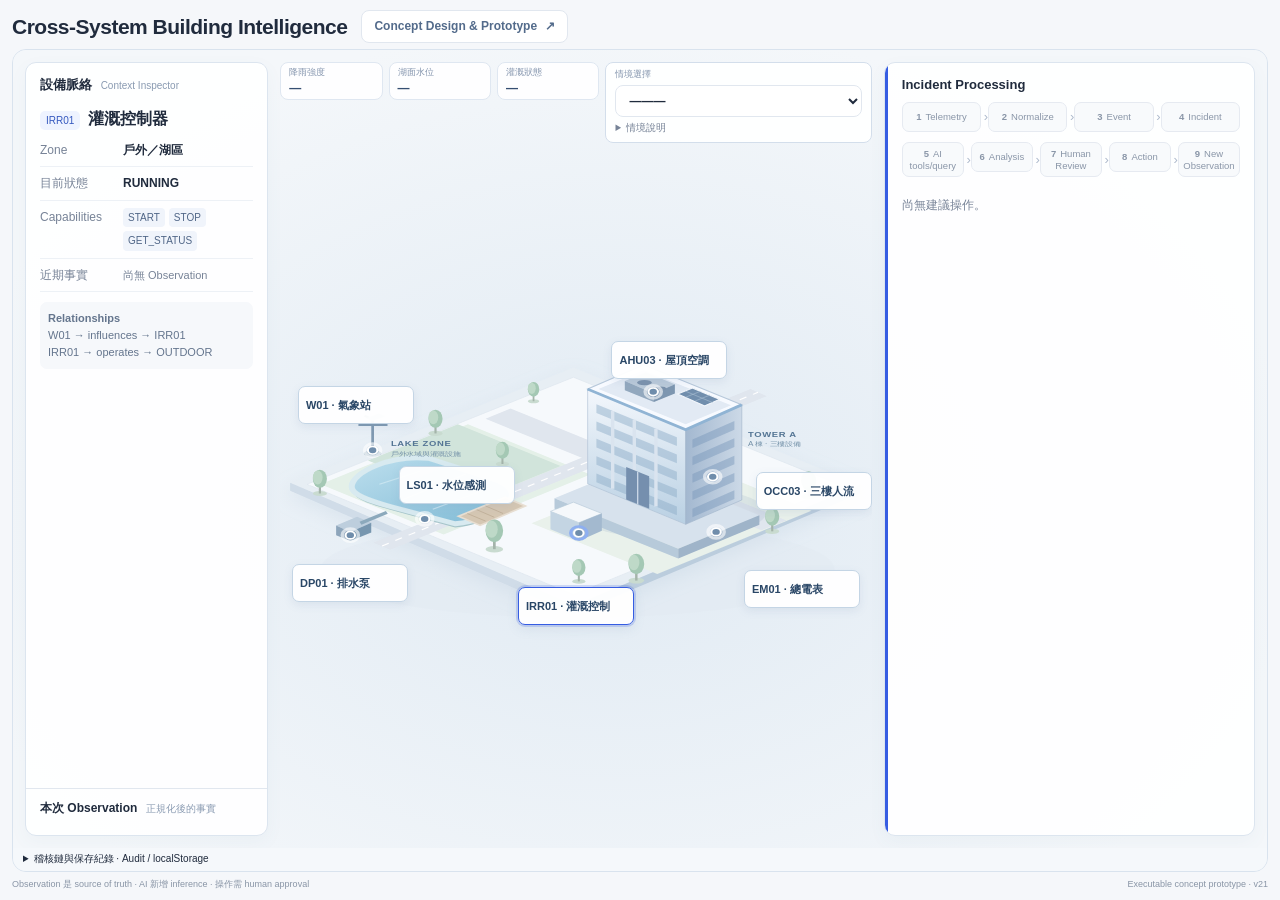
<file: index.html>
<!doctype html>
<html lang="zh-Hant">
<head>
<meta charset="utf-8">
<meta name="viewport" content="width=device-width,initial-scale=1">
<title>Cross-System Building Intelligence</title>
<link rel="stylesheet" href="styles/base.css">
<link rel="stylesheet" href="styles/dashboard.css">
<link rel="stylesheet" href="styles/responsive.css">
</head>
<body><div class="wrap">
<header class="top"><div class="top-title"><div class="kicker">Concept Prototype · 智慧建築跨系統整合</div><h1>Cross-System Building Intelligence</h1><a class="secondary doc-link" href="design.html" target="_blank" rel="noopener" title="新分頁開啟完整的概念設計與原型說明">Concept Design &amp; Prototype <span aria-hidden="true">↗</span></a><p>以事件理解現場，以建築脈絡支持決策。</p></div><div class="top-actions"><span class="badge badge-notice" id="storageNotice" hidden></span></div></header>
<section class="building-workspace" aria-label="智慧社區場域與上下文工作介面">
<div class="workspace-body" id="digitalTwinSection"><div class="world-readings" aria-label="本次情境觀測數值"><div class="world-reading"><span class="hud-label" id="hudLabel-0"></span><strong id="hudValue-0">—</strong><small id="hudSource-0"></small></div><div class="world-reading"><span class="hud-label" id="hudLabel-1"></span><strong id="hudValue-1">—</strong><small id="hudSource-1"></small></div><div class="world-reading"><span class="hud-label" id="hudLabel-2"></span><strong id="hudValue-2">—</strong><small id="hudSource-2"></small></div><div class="world-scenario" id="scenarioCell"><span class="hud-label">情境選擇</span><select id="scenarioSelect" aria-label="選擇要執行的情境"><option value="">———</option><option value="lake">情境 A · 湖區風險</option><option value="hvac">情境 B · 用電分析</option><option value="rainOnly">反例 C · 僅有強降雨</option><option value="legitHvac">反例 D · 合理的空調高負載</option></select><details class="scenario-details"><summary>情境說明</summary><div class="scenario-brief" id="scenarioBrief"></div></details></div></div>
<aside class="context-left" aria-label="選取設備脈絡"><div class="inspector-panel"><h3>設備脈絡 <span class="sidebar-title">Context Inspector</span></h3><div id="deviceDetail"></div></div><div class="observation-list"><h3>本次 Observation <span class="sidebar-title">正規化後的事實</span></h3><div id="decisionEvidence"></div></div></aside>
<div class="twin-scene" id="twinScene"><div class="scene-stage"><div class="scene-canvas" id="sceneCanvas"><svg viewBox="50 45 875 420" preserveAspectRatio="xMidYMid meet" xmlns="http://www.w3.org/2000/svg" aria-labelledby="sceneTitle sceneDesc">
<title id="sceneTitle">智慧社區 2.5D 場域模型</title><desc id="sceneDesc">左側湖區包含氣象站、水位感測、灌溉與排水泵；右側 A 棟包含空調、人流感測及電表。點選設備查看設備脈絡。</desc>
<defs><linearGradient id="water" x2="1" y2="1"><stop stop-color="#bddfee"/><stop offset="1" stop-color="#7eb9d4"/></linearGradient><linearGradient id="front" x2="0" y2="1"><stop stop-color="#f3f7fc"/><stop offset="1" stop-color="#b9d0e3"/></linearGradient><linearGradient id="side" x2="1" y2="0"><stop stop-color="#a3b8d0"/><stop offset="1" stop-color="#ccd9e7"/></linearGradient><filter id="shadow" x="-30%" y="-30%" width="160%" height="180%"><feDropShadow dx="0" dy="12" stdDeviation="16" flood-color="#afc3d4" flood-opacity=".23"/></filter></defs><g transform="scale(1 .8)">
<ellipse cx="490" cy="478" rx="380" ry="90" fill="#dfe8ef" opacity=".38"/>
<g filter="url(#shadow)"><path d="M65 318 484 105 908 322 485 545Z" fill="#e7eef4"/><path d="M65 318v15l420 228v-16Z" fill="#d0dce8"/><path d="M485 545 908 322v16L485 561Z" fill="#bbcddd"/></g>
<path d="M90 321 484 123 880 323 484 525Z" fill="#f6f9fc" stroke="#dce5ed"/>
<path d="M110 321 328 210 509 303 292 414Z" fill="#e4f0e8"/><path d="M422 393 652 276 836 370 608 487Z" fill="#e9f1eb"/>
<path d="M354 200 391 181 799 388 762 406Z" fill="#e0e6ee"/><path d="M188 429 746 145 770 158 213 442Z" fill="#e0e6ee"/><path d="M201 435 757 151" stroke="white" stroke-width="2" stroke-dasharray="11 11"/>
<path d="M180 277 313 210 465 287 332 355Z" fill="#d1e4db"/>
<path d="M159 335C151 302 213 272 271 279L374 321C423 349 371 393 309 401L213 368C181 358 159 347 159 335Z" fill="#a6c5ca"/>
<path d="M156 326C156 298 214 266 270 273L374 315C423 343 369 387 309 394L213 362C181 351 156 340 156 326Z" fill="url(#water)" stroke="#d8eaf0" stroke-width="9"/>
<path d="M197 321 257 297M232 349 325 302M276 367 362 327" stroke="#d8edf5" stroke-width="2" opacity=".65"/>
<path d="M314 380 383 345 413 361 346 397Z" fill="#d5c7b3" stroke="#e8dfd2" stroke-width="3"/><path d="M327 375 354 389M341 368 367 382M354 361 380 375" stroke="#b7a58b"/>
<ellipse cx="629" cy="373" rx="140" ry="49" fill="#8fa8bf" opacity=".18"/><path d="M456 347 575 286 759 378 639 440Z" fill="#d7e2ed"/><path d="M456 347 639 440v18L456 366Z" fill="#b7cada"/><path d="M639 440 759 378v18L639 458Z" fill="#9fb4c9"/>
<path d="M505 145 650 220v175L505 320Z" fill="url(#front)" stroke="#adbed2"/><path d="M650 220 733 174v176L650 395Z" fill="url(#side)" stroke="#a1b5ca"/>
<path d="M505 145 588 100 733 174 650 220Z" fill="#f7faff" stroke="#b8c9db" stroke-width="2"/><path d="M521 145 588 110 717 175 650 210Z" fill="#e2eaf4"/>
<path d="M518 173 637 234v16L518 189Z" fill="#8dabc7" opacity=".48"/><path d="M660 238 722 204v16L660 254Z" fill="#7596b9" opacity=".45"/><path d="M518 205 637 266v16L518 221Z" fill="#8dabc7" opacity=".48"/><path d="M660 270 722 236v16L660 286Z" fill="#7596b9" opacity=".45"/><path d="M518 237 637 298v16L518 253Z" fill="#8dabc7" opacity=".48"/><path d="M660 302 722 268v16L660 318Z" fill="#7596b9" opacity=".45"/><path d="M518 269 637 330v16L518 285Z" fill="#8dabc7" opacity=".48"/><path d="M660 334 722 300v16L660 350Z" fill="#7596b9" opacity=".45"/><path d="M518 301 637 362v16L518 317Z" fill="#8dabc7" opacity=".48"/><path d="M660 366 722 332v16L660 382Z" fill="#7596b9" opacity=".45"/><path d="M542 185.3v144" stroke="#dae4ef" stroke-width="5"/><path d="M574 201.7v144" stroke="#dae4ef" stroke-width="5"/><path d="M606 218.1v144" stroke="#dae4ef" stroke-width="5"/><path d="M505 145 650 220 733 174" fill="none" stroke="#90b4d4" stroke-width="5"/><path d="M562 289 596 306v60l-34-17Z" fill="#758fae"/><path d="M579 298v60" stroke="#c9d6e6" stroke-width="2"/>
<path d="M560 130 591 114 634 136 603 153Z" fill="#bacad9"/><path d="M560 130v17l43 22v-16Z" fill="#92a8be"/><path d="M603 153 634 136v17l-31 16Z" fill="#7d96b0"/>
<ellipse cx="589" cy="133" rx="11" ry="5" fill="#7b92ac"/><ellipse cx="613" cy="144" rx="8" ry="4" fill="#7b92ac"/>
<path d="M638 154 660 143 700 164 678 176Z" fill="#718ead" stroke="#f2f6fb" stroke-width="2"/><path d="M650 149 690 170M650 160 672 149M664 167 686 156" stroke="#a9bed3"/>
<path d="M450 371 484 354 526 375 492 392Z" fill="#f5f8fb" stroke="#b5c8d8"/><path d="M450 371v33l42 22v-34Z" fill="#c4d5e3"/><path d="M492 392 526 375v32l-34 19Z" fill="#a3b9cf"/>
<path d="M133 397 164 381 185 392 154 409Z" fill="#bdcedd"/><path d="M133 397v18l21 11v-17Z" fill="#8da5bb"/><path d="M154 409 185 392v18l-31 16Z" fill="#7796af"/><path d="M169 393 208 373" stroke="#8ca9bc" stroke-width="6"/>
<path d="M187 260v-57M166 211h43M188 202l-13-8" stroke="#7f99b1" stroke-width="4"/><ellipse cx="187" cy="264" rx="13" ry="6" fill="#aabfce"/><path d="M177 199 196 190 206 195 187 204Z" fill="#becedd"/>
<text x="214" y="251" class="zone-text">LAKE ZONE</text><text x="214" y="268" class="zone-sub">戶外水域與灌溉設施</text>
<text x="742" y="233" class="zone-text">TOWER A</text><text x="742" y="250" class="zone-sub">A 棟 · 三樓設備</text>
<g transform="translate(109 330) scale(0.8)"><ellipse cy="10" rx="13" ry="6" fill="#c9dbd0"/><path d="M0 10v-25" stroke="#a4b4aa" stroke-width="4"/><ellipse cy="-24" rx="13" ry="21" fill="#a4c8b4"/><ellipse cx="-4" cy="-27" rx="9" ry="16" fill="#bed9c8"/></g><g transform="translate(280 219) scale(0.8)"><ellipse cy="10" rx="13" ry="6" fill="#c9dbd0"/><path d="M0 10v-25" stroke="#a4b4aa" stroke-width="4"/><ellipse cy="-24" rx="13" ry="21" fill="#a4c8b4"/><ellipse cx="-4" cy="-27" rx="9" ry="16" fill="#bed9c8"/></g><g transform="translate(379 276) scale(0.75)"><ellipse cy="10" rx="13" ry="6" fill="#c9dbd0"/><path d="M0 10v-25" stroke="#a4b4aa" stroke-width="4"/><ellipse cy="-24" rx="13" ry="21" fill="#a4c8b4"/><ellipse cx="-4" cy="-27" rx="9" ry="16" fill="#bed9c8"/></g><g transform="translate(367 431) scale(1)"><ellipse cy="10" rx="13" ry="6" fill="#c9dbd0"/><path d="M0 10v-25" stroke="#a4b4aa" stroke-width="4"/><ellipse cy="-24" rx="13" ry="21" fill="#a4c8b4"/><ellipse cx="-4" cy="-27" rx="9" ry="16" fill="#bed9c8"/></g><g transform="translate(577 490) scale(0.9)"><ellipse cy="10" rx="13" ry="6" fill="#c9dbd0"/><path d="M0 10v-25" stroke="#a4b4aa" stroke-width="4"/><ellipse cy="-24" rx="13" ry="21" fill="#a4c8b4"/><ellipse cx="-4" cy="-27" rx="9" ry="16" fill="#bed9c8"/></g><g transform="translate(832 335) scale(0.85)"><ellipse cy="10" rx="13" ry="6" fill="#c9dbd0"/><path d="M0 10v-25" stroke="#a4b4aa" stroke-width="4"/><ellipse cy="-24" rx="13" ry="21" fill="#a4c8b4"/><ellipse cx="-4" cy="-27" rx="9" ry="16" fill="#bed9c8"/></g><g transform="translate(778 400) scale(0.8)"><ellipse cy="10" rx="13" ry="6" fill="#c9dbd0"/><path d="M0 10v-25" stroke="#a4b4aa" stroke-width="4"/><ellipse cy="-24" rx="13" ry="21" fill="#a4c8b4"/><ellipse cx="-4" cy="-27" rx="9" ry="16" fill="#bed9c8"/></g><g transform="translate(425 161) scale(0.65)"><ellipse cy="10" rx="13" ry="6" fill="#c9dbd0"/><path d="M0 10v-25" stroke="#a4b4aa" stroke-width="4"/><ellipse cy="-24" rx="13" ry="21" fill="#a4c8b4"/><ellipse cx="-4" cy="-27" rx="9" ry="16" fill="#bed9c8"/></g><g transform="translate(492 493) scale(0.75)"><ellipse cy="10" rx="13" ry="6" fill="#c9dbd0"/><path d="M0 10v-25" stroke="#a4b4aa" stroke-width="4"/><ellipse cy="-24" rx="13" ry="21" fill="#a4c8b4"/><ellipse cx="-4" cy="-27" rx="9" ry="16" fill="#bed9c8"/></g><path class="query-route" data-route="W01" d="M187 263 313 380 492 411"/><path class="query-route" data-route="LS01" d="M264 385 313 380 492 411"/><path class="query-route" data-route="DP01" d="M154 415 208 373 313 380"/><path class="query-route" data-route="IRR01" d="M492 411 639 440"/><path class="query-route" data-route="AHU03" d="M602 150 650 220 639 440"/><path class="query-route" data-route="OCC03" d="M710 307 650 336 639 440"/><path class="query-route" data-route="EM01" d="M695 409 639 440"/><g class="scene-marker" data-device="W01"><circle class="pin-ring" cx="187" cy="258" r="12"/><circle class="pin" cx="187" cy="258" r="7"/></g><g class="scene-marker" data-device="LS01"><circle class="pin-ring" cx="264" cy="385" r="12"/><circle class="pin" cx="264" cy="385" r="7"/></g><g class="scene-marker" data-device="IRR01"><circle class="pin-ring" cx="492" cy="411" r="12"/><circle class="pin" cx="492" cy="411" r="7"/></g><g class="scene-marker" data-device="DP01"><circle class="pin-ring" cx="154" cy="415" r="12"/><circle class="pin" cx="154" cy="415" r="7"/></g><g class="scene-marker" data-device="AHU03"><circle class="pin-ring" cx="602" cy="150" r="12"/><circle class="pin" cx="602" cy="150" r="7"/></g><g class="scene-marker" data-device="OCC03"><circle class="pin-ring" cx="690" cy="307" r="12"/><circle class="pin" cx="690" cy="307" r="7"/></g><g class="scene-marker" data-device="EM01"><circle class="pin-ring" cx="695" cy="409" r="12"/><circle class="pin" cx="695" cy="409" r="7"/></g></g></svg><div class="device-labels"><button class="scene-device device-W01" type="button" data-device="W01" aria-label="W01 · 氣象站，查看設備脈絡"><span class="name"><span class="device-id">W01</span><span class="device-name"> · 氣象站</span></span><span class="reading" id="nodeReading-W01"></span></button><button class="scene-device device-LS01" type="button" data-device="LS01" aria-label="LS01 · 水位感測，查看設備脈絡"><span class="name"><span class="device-id">LS01</span><span class="device-name"> · 水位感測</span></span><span class="reading" id="nodeReading-LS01"></span></button><button class="scene-device device-DP01" type="button" data-device="DP01" aria-label="DP01 · 排水泵，查看設備脈絡"><span class="name"><span class="device-id">DP01</span><span class="device-name"> · 排水泵</span></span><span class="reading" id="nodeReading-DP01"></span></button><button class="scene-device device-IRR01" type="button" data-device="IRR01" aria-label="IRR01 · 灌溉控制，查看設備脈絡"><span class="name"><span class="device-id">IRR01</span><span class="device-name"> · 灌溉控制</span></span><span class="reading" id="nodeReading-IRR01"></span></button><button class="scene-device device-AHU03" type="button" data-device="AHU03" aria-label="AHU03 · 屋頂空調，查看設備脈絡"><span class="name"><span class="device-id">AHU03</span><span class="device-name"> · 屋頂空調</span></span><span class="reading" id="nodeReading-AHU03"></span></button><button class="scene-device device-OCC03" type="button" data-device="OCC03" aria-label="OCC03 · 三樓人流，查看設備脈絡"><span class="name"><span class="device-id">OCC03</span><span class="device-name"> · 三樓人流</span></span><span class="reading" id="nodeReading-OCC03"></span></button><button class="scene-device device-EM01" type="button" data-device="EM01" aria-label="EM01 · 總電表，查看設備脈絡"><span class="name"><span class="device-id">EM01</span><span class="device-name"> · 總電表</span></span><span class="reading" id="nodeReading-EM01"></span></button></div></div></div><div id="contextLiveBanner" class="context-live-banner"></div></div>

<aside class="context-right" aria-label="事件處理流程與人工審核">
<div class="decision-panel" id="decisionSection"><h3>Incident Processing</h3><nav class="flow flow-group" aria-label="事件處理流程 步驟 1 至 4"><div class="flow-node" data-flow="telemetry"><button class="step" type="button" data-step="telemetry" data-number="1">Telemetry</button></div><div class="flow-node" data-flow="observation"><button class="step" type="button" data-step="observation" data-number="2">Normalize</button></div><div class="flow-node" data-flow="event"><button class="step" type="button" data-step="event" data-number="3">Event</button></div><div class="flow-node" data-flow="incident"><button class="step" type="button" data-step="incident" data-number="4">Incident</button></div></nav><nav class="flow flow-group" aria-label="AI 分析與人工審核流程 步驟 5 至 9"><div class="flow-node" data-flow="tools"><button class="step" type="button" data-step="tools" data-number="5">AI tools/query</button></div><div class="flow-node" data-flow="analysis"><button class="step" type="button" data-step="analysis" data-number="6">Analysis</button></div><div class="flow-node" data-flow="review"><button class="step" type="button" data-step="review" data-number="7">Human Review</button></div><div class="flow-node" data-flow="action"><button class="step" type="button" data-step="action" data-number="8">Action</button></div><div class="flow-node" data-flow="loop"><button class="step" type="button" data-step="loop" data-number="9">New Observation</button></div></nav><div class="stage-data" id="overview"><div class="grid">
        <div class="card" data-stage="telemetry">
          <div class="kicker">各系統格式不同</div>
          <h2>1. 子系統原生 Telemetry</h2>
          <div id="rawTelemetry"><div class="empty">請執行情境以接收遙測資料。</div></div>
          <div class="block-note"><b>作用與資料流：</b>各子系統用自己的格式送資料 — 欄位名稱、時間表示法（epoch 毫秒／秒、UTC、本地字串）與數值包法都不同。原樣保留，交給下一步轉換。</div>
        </div>

        <div class="card" data-stage="observation">
          <div class="kicker">原生格式 → 統一 schema</div>
          <h2>2. 正規化為 Observation</h2>
          <div id="observations"><div class="empty">尚無 Observation 紀錄。</div></div>
          <div class="block-note"><b>作用與資料流：</b>每個子系統一個 adapter，把原生欄位對映為統一的 Observation；system 與 zone 不由 telemetry 提供，而是從 Building Context 的設備登錄查出。原始 payload 保留在 raw_payload，AI 不覆寫。</div>
        </div>

        <div class="card" data-stage="event">
          <div class="kicker">明確規則判定</div>
          <h2>3. 事件（Event）</h2>
          <div id="events"><div class="empty">尚無 Event。</div></div>
          <div class="block-note"><b>作用與資料流：</b>依明確門檻與規則，從 Observation 產生可追蹤的 Event，區分原始事實與規則判定。</div>
        </div>

        <div class="card" data-stage="incident">
          <div class="kicker">跨系統關聯</div>
          <h2>4. 關聯事件（Incident）</h2>
          <div id="incidentBox"><div class="empty">尚無 Incident。</div></div>
          <div class="block-note"><b>作用與資料流：</b>依時間、區域與語意關係，將多個 Event 整合為同一個 Incident，協助管理者掌握跨系統問題。</div>
        </div>

        <div class="card" data-stage="tools">
          <div class="kicker">依建築脈絡查詢</div>
          <h2>5. AI 脈絡查詢</h2>
          <div id="toolLog"><div class="empty">建立 Incident 後才會執行工具查詢。</div></div>
          <div class="block-note"><b>作用與資料流：</b>AI 透過設備、能力、關係、狀態與歷史紀錄查詢工具，取得 Building Context，作為分析依據。</div>
        </div>

        <div class="card" data-stage="analysis">
          <div class="kicker">以證據支持的結構化輸出</div>
          <h2>6. AI 分析</h2>
          <div id="analysisBox"><div class="empty">尚無 AI 分析。</div></div>
          <div class="block-note"><b>作用與資料流：</b>整合 Incident 與工具查詢結果，產生附有證據參照的結構化分析，保留推論與事實的區別。</div>
        </div>

        <div class="card" data-stage="review">
          <div class="kicker">審核依據</div>
          <h2>7. 人工審核</h2>
          <div id="decisionRecommendation"></div>
          <div class="block-note"><b>作用與資料流：</b>管理者依據分析與設備查詢快照核准或拒絕；核准前不送出任何控制指令。</div>
        </div>

        
        
        
    </div></div><div class="flow-status" id="flowStatus" role="status" aria-live="polite"></div><div id="actionBox"></div><div id="executionBox"></div><div id="feedbackBox"></div></div></aside></div>
<div class="workspace-footer"><details><summary>稽核鏈與保存紀錄 · Audit / localStorage</summary><div class="audit-line" id="auditLine"></div><details class="records"><summary>已保存紀錄 / localStorage</summary><div class="records-grid"><div><h3>Observation · 原始事實</h3><div id="obsStore"></div></div><div><h3>Event · 規則判定</h3><div id="eventStore"></div></div><div id="derivedStore"></div><div><h3>操作審核與執行</h3><div id="actionStore"></div></div></div></details></details></div></section>
<footer class="foot"><span>Observation 是 source of truth · AI 新增 inference · 操作需 human approval</span><span>Executable concept prototype · v21</span></footer></div><script type="module" src="src/app.js"></script>
</body>
</html>
</file>
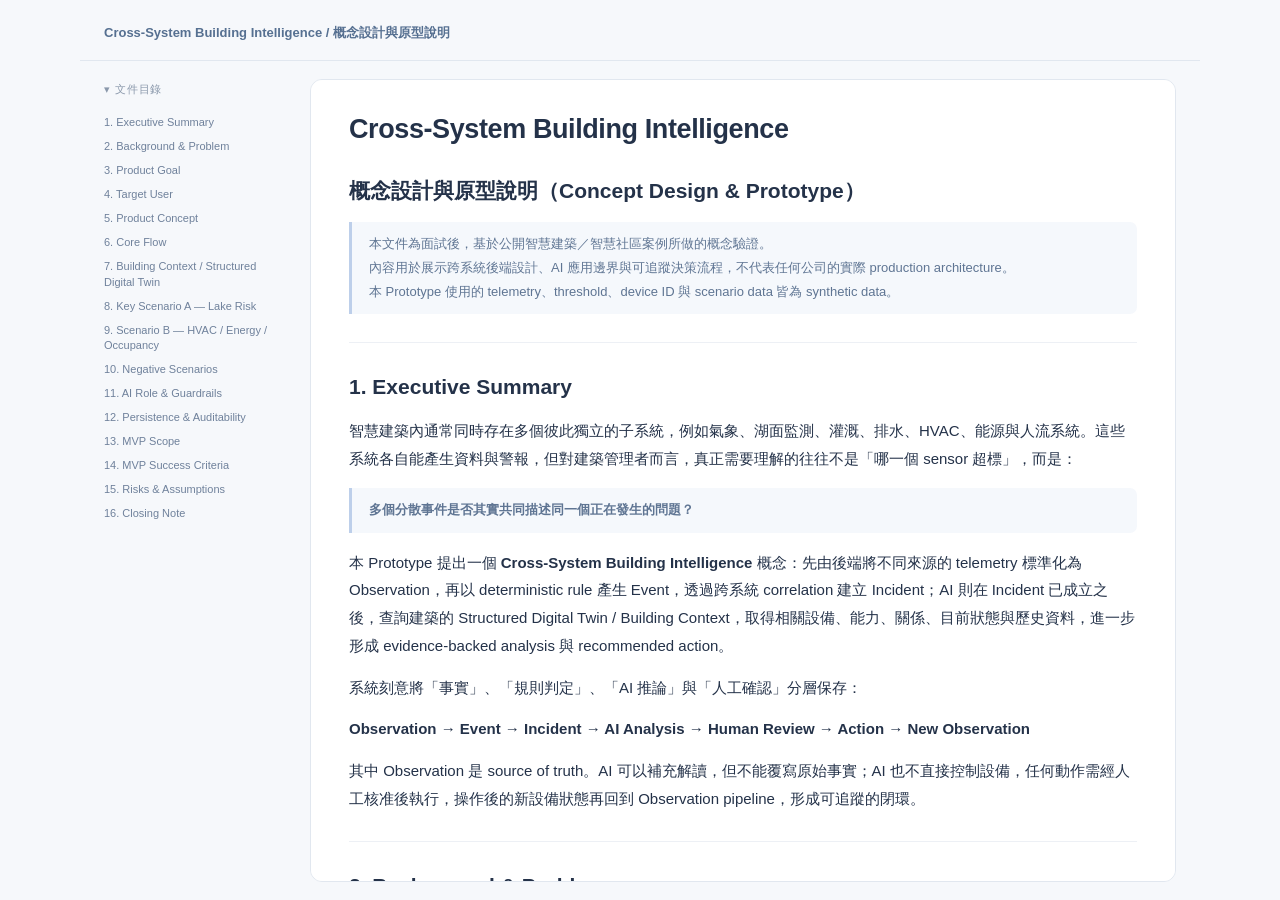
<file: design.html>
<!doctype html><html lang="zh-Hant"><head><meta charset="utf-8"><meta name="viewport" content="width=device-width,initial-scale=1"><title>Cross-System Building Intelligence · 概念設計與原型說明</title><style>
:root{color-scheme:light;--ink:#243249;--muted:#8290a5;--line:#e1e7ef;--blue:#4569bd}*{box-sizing:border-box}body{margin:0;background:#f6f8fb;color:var(--ink);font:15px/1.85 'Segoe UI','Microsoft JhengHei',sans-serif}.doc-header{max-width:1120px;margin:auto;padding:30px 24px 22px;border-bottom:1px solid var(--line)}.doc-header strong{font-size:13px;color:#567091}.doc-header span{display:block;font-size:11px;color:var(--muted);margin-top:4px}.doc-layout{display:grid;grid-template-columns:180px minmax(0,1fr);max-width:1120px;gap:26px;margin:auto;padding:28px 24px 70px}.doc-toc{position:sticky;top:24px;align-self:start;max-height:calc(100vh - 48px);overflow:auto;font-size:11px;padding-right:10px}.doc-toc h2{font-size:11px;letter-spacing:.08em;color:#8a98ab;margin:0 0 12px}.doc-toc a{display:block;text-decoration:none;color:#6f819b;padding:4px 0;line-height:1.45}.doc-toc a:hover{color:var(--blue)}article{background:white;border:1px solid var(--line);border-radius:12px;padding:32px 38px;min-width:0}h1{font-size:27px;line-height:1.3;letter-spacing:-.4px;margin:0 0 12px}h2{font-size:21px;line-height:1.5;margin:28px 0 14px;scroll-margin-top:24px}h3{font-size:16px;margin:22px 0 9px}h4{font-size:15px;margin:20px 0 8px}p{margin:10px 0 14px}ul{padding-left:23px;margin:8px 0 17px}li{padding-left:2px;margin:3px 0}code{font:12px/1.65 Consolas,'Courier New',monospace;background:#f0f4fa;padding:2px 5px;border-radius:4px;color:#4d6588}pre{background:#f3f6fa;border:1px solid #e5ebf3;border-radius:8px;padding:15px 18px;overflow:auto;margin:14px 0 20px}pre code{background:none;padding:0;color:#465d79;font-size:12px;white-space:pre}blockquote{margin:16px 0;border-left:3px solid #bdcfea;background:#f5f8fc;padding:10px 17px;color:#5f7593;border-radius:0 7px 7px 0;font-size:13px}blockquote p{margin:0}hr{border:0;border-top:1px solid #edf0f5;margin:28px 0}strong{font-weight:650}a:focus-visible{outline:2px solid #7b9beb;outline-offset:3px}.doc-footer{font-size:10px;color:#9aa7b8;padding-top:22px;border-top:1px solid var(--line);margin-top:32px}@media(max-width:800px){.doc-layout{display:block;padding:18px 14px 45px}.doc-toc{position:static;max-height:none;margin-bottom:18px;display:grid;grid-template-columns:1fr 1fr;gap:0 12px;font-size:10px}.doc-toc h2{grid-column:1/-1}article{padding:24px 20px}.doc-header{padding:22px 16px}h1{font-size:24px}h2{font-size:19px}}@media(max-width:450px){body{font-size:14px}.doc-toc{grid-template-columns:1fr}article{padding:20px 16px}pre{padding:12px}h1{font-size:22px}}

html,body{height:100%;overflow:hidden}body{height:100vh;height:100dvh;display:flex;flex-direction:column}.doc-header{flex:0 0 auto;width:100%;padding-top:18px;padding-bottom:14px}.doc-layout{flex:1;min-height:0;width:100%;padding-top:18px;padding-bottom:18px;overflow:hidden}.doc-toc{position:static;max-height:none;min-height:0;height:100%;overflow:auto}article{min-height:0;height:100%;overflow:auto;overscroll-behavior:contain}.doc-toc{overscroll-behavior:contain}@media(max-width:800px){.doc-layout{display:flex;flex-direction:column;gap:14px}.doc-toc{flex:0 0 auto;height:auto;max-height:120px;overflow:auto;margin:0}article{flex:1;height:auto;min-height:0}.doc-header{padding:14px 16px}}

.toc-fold>summary{list-style:none;cursor:pointer;font-size:11px;letter-spacing:.08em;color:#8a98ab;margin:0 0 12px;user-select:none}
.toc-fold>summary::-webkit-details-marker{display:none}
.toc-fold>summary::before{content:"\25BE  "}
.toc-fold:not([open])>summary::before{content:"\25B8  "}
.doc-layout:has(.toc-fold:not([open])){grid-template-columns:auto minmax(0,1fr)}
</style></head><body><header class="doc-header"><strong>Cross-System Building Intelligence / 概念設計與原型說明</strong></header><main class="doc-layout"><nav class="doc-toc" aria-label="文件章節目錄"><details class="toc-fold" open><summary>文件目錄</summary><div class="toc-links"><a href="#heading-3">1. Executive Summary</a><a href="#heading-4">2. Background &amp; Problem</a><a href="#heading-5">3. Product Goal</a><a href="#heading-10">4. Target User</a><a href="#heading-13">5. Product Concept</a><a href="#heading-17">6. Core Flow</a><a href="#heading-27">7. Building Context / Structured Digital Twin</a><a href="#heading-32">8. Key Scenario A — Lake Risk</a><a href="#heading-41">9. Scenario B — HVAC / Energy / Occupancy</a><a href="#heading-43">10. Negative Scenarios</a><a href="#heading-46">11. AI Role &amp; Guardrails</a><a href="#heading-50">12. Persistence &amp; Auditability</a><a href="#heading-57">13. MVP Scope</a><a href="#heading-60">14. MVP Success Criteria</a><a href="#heading-61">15. Risks &amp; Assumptions</a><a href="#heading-65">16. Closing Note</a></div></details></nav><article><h1 id="heading-1">Cross-System Building Intelligence</h1><h2 id="heading-2">概念設計與原型說明（Concept Design &amp; Prototype）</h2><blockquote><p>本文件為面試後，基於公開智慧建築／智慧社區案例所做的概念驗證。<br>內容用於展示跨系統後端設計、AI 應用邊界與可追蹤決策流程，不代表任何公司的實際 production architecture。<br>本 Prototype 使用的 telemetry、threshold、device ID 與 scenario data 皆為 synthetic data。</p></blockquote><hr><h2 id="heading-3">1. Executive Summary</h2><p>智慧建築內通常同時存在多個彼此獨立的子系統，例如氣象、湖面監測、灌溉、排水、HVAC、能源與人流系統。這些系統各自能產生資料與警報，但對建築管理者而言，真正需要理解的往往不是「哪一個 sensor 超標」，而是：</p><blockquote><p><strong>多個分散事件是否其實共同描述同一個正在發生的問題？</strong></p></blockquote><p>本 Prototype 提出一個 <strong>Cross-System Building Intelligence</strong> 概念：先由後端將不同來源的 telemetry 標準化為 Observation，再以 deterministic rule 產生 Event，透過跨系統 correlation 建立 Incident；AI 則在 Incident 已成立之後，查詢建築的 Structured Digital Twin / Building Context，取得相關設備、能力、關係、目前狀態與歷史資料，進一步形成 evidence-backed analysis 與 recommended action。</p><p>系統刻意將「事實」、「規則判定」、「AI 推論」與「人工確認」分層保存：</p><p><strong>Observation → Event → Incident → AI Analysis → Human Review → Action → New Observation</strong></p><p>其中 Observation 是 source of truth。AI 可以補充解讀，但不能覆寫原始事實；AI 也不直接控制設備，任何動作需經人工核准後執行，操作後的新設備狀態再回到 Observation pipeline，形成可追蹤的閉環。</p><hr><h2 id="heading-4">2. Background &amp; Problem</h2><p>智慧建築的問題並不是缺少資料，而是資料通常分散在不同系統中。</p><p>例如同一個社區可能同時存在：</p><ul><li>Weather Station</li><li>Lake Sensor</li><li>Irrigation Controller</li><li>Drainage Pump</li><li>HVAC</li><li>Energy Meter</li><li>Occupancy Sensor</li></ul><p>單一子系統可以知道自己的狀態，但不一定知道其他系統同時發生什麼。</p><p>因此管理者可能同時看到：</p><ul><li>強降雨警報</li><li>湖面水位升高</li><li>灌溉仍在執行</li><li>排水設備待機</li></ul><p>若這些訊息分散在不同系統內，仍需要人自行判斷它們是否相關、是否需要處置，以及現場有哪些設備可以使用。</p><p>本 Prototype 想驗證的核心問題是：</p><blockquote><p><strong>能否把原本分散在不同 subsystem 的訊號整合成同一個 Incident，再結合 Building Context，讓 AI 產生可追溯、可人工審核的決策建議？</strong></p></blockquote><hr><h2 id="heading-5">3. Product Goal</h2><p>本 Prototype 主要驗證四件事。</p><h3 id="heading-6">3.1 Cross-System Understanding</h3><p>將不同來源的資料標準化後，以明確規則產生 Event，再透過時間、位置與語意關係，把多個 Event 關聯成同一個 Incident。</p><h3 id="heading-7">3.2 Building-Aware AI</h3><p>AI 不只看到：</p><p><code>HIGH_WATER_LEVEL</code></p><p>而能進一步查詢：</p><ul><li>Incident 發生在哪個 Zone</li><li>該區域有哪些設備</li><li>設備目前是什麼狀態</li><li>設備有哪些 capability</li><li>哪些設備彼此相關</li><li>最近有哪些 Observation</li></ul><h3 id="heading-8">3.3 Evidence-Backed Analysis</h3><p>AI 產生的結論需能回溯到實際 Observation / Event 與 Building Context，而不是只有自然語言敘述。</p><h3 id="heading-9">3.4 Human-in-the-loop Action</h3><p>AI recommendation 不直接等於 execution。</p><p>所有具體操作需經：</p><p><strong>AI Recommendation → Backend Validation → Human Approval → Action → New Observation</strong></p><hr><h2 id="heading-10">4. Target User</h2><h3 id="heading-11">主要使用者：Building Operator / Facility Manager</h3><p>他需要快速理解：</p><ul><li>現在發生什麼</li><li>哪些系統彼此相關</li><li>AI 為什麼做出這個判斷</li><li>現場有哪些設備可以操作</li><li>下一步應該檢查或處置什麼</li></ul><h3 id="heading-12">次要使用者：Building Engineer</h3><p>需要進一步確認：</p><ul><li>AI 使用了哪些 evidence</li><li>判定規則是什麼</li><li>哪些 device capability 支撐 recommendation</li><li>過去的操作與結果是否可追溯</li></ul><hr><h2 id="heading-13">5. Product Concept</h2><p>整體系統可以分成三個相互關聯，但角色不同的部分。</p><h3 id="heading-14">A. Incident Processing</h3><p>負責回答：</p><blockquote><p><strong>發生了什麼？</strong></p></blockquote><p>流程：</p><p><strong>Telemetry → Normalized Observation → Deterministic Event → Cross-System Incident</strong></p><h3 id="heading-15">B. Structured Digital Twin / Building Context</h3><p>負責回答：</p><blockquote><p><strong>現場有什麼？在哪裡？可以做什麼？目前狀態如何？</strong></p></blockquote><p>它不是事件資料流程中的一步，而是一個持續存在的 context layer。</p><p>結構：</p><p><strong>Building → Zone → Device → Capability → Relationship → Current State / History</strong></p><h3 id="heading-16">C. AI Decision &amp; Audit</h3><p>AI 同時取得：</p><p><strong>Incident Evidence + Building Context</strong></p><p>再產生：</p><p><strong>Structured Analysis → Recommended Action → Human Review → Action Result</strong></p><p>因此本 Prototype 的核心關係是：</p><p><strong>Incident 告訴 AI 發生了什麼；Building Context 告訴 AI 現場有什麼可以理解與操作；兩者一起才形成 recommendation。</strong></p><hr><h2 id="heading-17">6. Core Flow</h2><h3 id="heading-18">Step 1 — Telemetry Ingestion</h3><p>接收不同 subsystem 的原始 telemetry。</p><h3 id="heading-19">Step 2 — Normalized Observation</h3><p>將不同格式資料轉成統一 Observation schema。</p><p>Observation 是 source of truth，保存：</p><ul><li>device</li><li>zone</li><li>metric</li><li>value</li><li>observed_at</li><li>raw payload</li></ul><h3 id="heading-20">Step 3 — Deterministic Event Detection</h3><p>Rule Engine 根據明確門檻產生 Event。</p><p>例如：</p><ul><li>rainfall &gt; threshold → <code>HEAVY_RAINFALL</code></li><li>lake water level &gt; threshold → <code>HIGH_WATER_LEVEL</code></li><li>irrigation = RUNNING → <code>IRRIGATION_ACTIVE</code></li></ul><p>AI 不參與這一步。</p><h3 id="heading-21">Step 4 — Incident Correlation</h3><p>Correlation Engine 根據：</p><ul><li>Temporal relation</li><li>Spatial relation</li><li>Semantic relation</li></ul><p>將多個 Event 整合成 Incident。</p><h3 id="heading-22">Step 5 — AI Context Retrieval</h3><p>Incident 成立後，AI 使用 tools 查詢 Building Context，例如：</p><ul><li><code>get_devices_in_zone()</code></li><li><code>get_related_devices()</code></li><li><code>get_device_capabilities()</code></li><li><code>get_device_state()</code></li><li><code>get_recent_observations()</code></li></ul><h3 id="heading-23">Step 6 — Structured AI Analysis</h3><p>AI 將 evidence 分成兩類：</p><p><strong>事件證據</strong></p><ul><li>Observation</li><li>Event</li><li>Incident</li></ul><p><strong>建築脈絡</strong></p><ul><li>Zone</li><li>Device</li><li>Capability</li><li>Relationship</li><li>Current State</li><li>History</li></ul><p>輸出：</p><ul><li>summary</li><li>hypotheses</li><li>evidence references</li><li>recommended actions</li></ul><h3 id="heading-24">Step 7 — Human Review</h3><p>管理者審核 AI recommendation：</p><ul><li>Approve</li><li>Reject</li><li>Need Investigation</li></ul><h3 id="heading-25">Step 8 — Action</h3><p>只有核准後才能進入 Action Service。</p><h3 id="heading-26">Step 9 — Feedback to Observation Pipeline</h3><p>設備狀態改變後，產生新的 Observation。</p><p>因此形成：</p><p><strong>Observe → Detect → Understand → Recommend → Approve → Act → Observe Again</strong></p><hr><h2 id="heading-27">7. Building Context / Structured Digital Twin</h2><p>本 Prototype 的 Digital Twin 不以 3D 模型本身為核心。</p><p>核心是建立一份 <strong>可被後端與 AI 查詢的建築數位狀態模型</strong>。</p><h3 id="heading-28">資產結構</h3><pre><code>Building
├── Lake Zone
│   ├── Weather Station W01
│   ├── Lake Sensor LS01
│   ├── Irrigation IRR01
│   └── Drainage Pump DP01
│
└── Tower A
    └── Floor 3
        ├── AHU03
        ├── OCC03
        └── EM01</code></pre><h3 id="heading-29">Device Capability</h3><p>例如：</p><pre><code>IRR01
- START
- STOP
- GET_STATUS</code></pre><h3 id="heading-30">Device Relationship</h3><p>例如：</p><pre><code>W01   → affects    → Lake Zone
LS01  → monitors   → Lake Zone
IRR01 → operates   → Lake Zone
DP01  → controls   → Lake Water Level</code></pre><h3 id="heading-31">Current State / History</h3><p>例如：</p><pre><code>IRR01 state = RUNNING
DP01 state  = STANDBY</code></pre><p>AI 因此不需要「猜」現場有沒有排水設備，也不需要「猜」IRR01 能不能停止。</p><p>這份關係圖在真實專案中來自既有的 BIM / IFC 模型與 BMS point list，不是為了本系統額外產生的；其資料品質風險見第 15 節 Building Metadata Quality。</p><p>Recommendation 必須建立在實際 Building Context 上。</p><hr><h2 id="heading-32">8. Key Scenario A — Lake Risk</h2><h3 id="heading-33">Input</h3><pre><code>Rainfall          38.2 mm/h
Lake Water Level  82 cm
IRR01             RUNNING
DP01              STANDBY</code></pre><h3 id="heading-34">Deterministic Events</h3><pre><code>HEAVY_RAINFALL
HIGH_WATER_LEVEL
IRRIGATION_ACTIVE</code></pre><h3 id="heading-35">Incident</h3><pre><code>WEATHER_RELATED_LAKE_RISK</code></pre><h3 id="heading-36">AI Context Retrieval</h3><p>AI 查詢：</p><pre><code>Lake Zone devices
IRR01 capability
IRR01 current state
DP01 current state
Recent Observation history</code></pre><p>取得：</p><pre><code>IRR01 capability = STOP
IRR01 state      = RUNNING
DP01 state       = STANDBY</code></pre><h3 id="heading-37">Structured Analysis</h3><p>事件證據：</p><ul><li>Rainfall = 38.2 mm/h</li><li>Lake water level = 82 cm</li><li>Irrigation = RUNNING</li></ul><p>建築脈絡：</p><ul><li>IRR01 位於 Lake Zone</li><li>IRR01 支援 STOP</li><li>IRR01 目前為 RUNNING</li><li>DP01 與 Lake water level control 有關</li><li>DP01 目前為 STANDBY</li></ul><h3 id="heading-38">Recommendation</h3><p><strong>Pause IRR01 Irrigation</strong></p><p>可執行依據：</p><ul><li><code>IRR01 capability = STOP</code></li><li><code>IRR01 current state = RUNNING</code></li></ul><h3 id="heading-39">Human Approval</h3><p>管理者核准後執行：</p><pre><code>IRR01
RUNNING → STOPPED</code></pre><h3 id="heading-40">Feedback</h3><p>設備狀態變化產生：</p><pre><code>OBS-036
IRR01.status = STOPPED</code></pre><p>OBS-036 再回到 Observation pipeline。</p><hr><h2 id="heading-41">9. Scenario B — HVAC / Energy / Occupancy</h2><p>第二個情境用於驗證同一套架構是否可以跨 domain 使用。</p><h3 id="heading-42">Input</h3><pre><code>Outdoor temperature  27°C
Occupancy            LOW
AHU03 power          92 kW
Building energy      186 kW</code></pre><p>系統將 HVAC、Energy、Occupancy 與 Weather 資料整合後，形成值得進一步調查的 Incident。</p><p>AI 可以提出：</p><ul><li>檢查 AHU schedule</li><li>檢查控制設定</li><li>檢視近期運轉趨勢</li></ul><p>但不能直接宣稱：</p><blockquote><p>AHU03 已故障。</p></blockquote><p>因為目前 evidence 只能支持「值得調查」，不足以支持「設備故障」這個事實判定。</p><hr><h2 id="heading-43">10. Negative Scenarios</h2><p>Prototype 不只驗證「何時應該產生 Incident」，也驗證「何時應該保持安靜」。</p><h3 id="heading-44">Negative C — Heavy Rain Only</h3><pre><code>Rainfall = 38.2 mm/h
Lake water level = 58 cm</code></pre><p>預期：</p><p><strong>不建立 Lake Risk Incident</strong></p><p>因為只有單一強降雨訊號，沒有足夠的跨系統 evidence。</p><h3 id="heading-45">Negative D — Legitimate HVAC Load</h3><pre><code>Outdoor temperature = 35°C
Occupancy = HIGH
HVAC load = HIGH</code></pre><p>預期：</p><p><strong>不直接判定 HVAC anomaly</strong></p><p>因為高外溫與高 occupancy 可以合理解釋較高的 HVAC load。</p><hr><h2 id="heading-46">11. AI Role &amp; Guardrails</h2><h3 id="heading-47">AI 負責</h3><ul><li>理解 Incident</li><li>查詢 Building Context</li><li>整合跨系統 context</li><li>建立 hypothesis</li><li>引用 evidence</li><li>產生 recommendation</li></ul><h3 id="heading-48">AI 不負責</h3><ul><li>修改 Observation</li><li>直接 SQL database</li><li>自行建立不存在的設備</li><li>把 hypothesis 當成 verified fact</li><li>直接操作設備</li><li>用無校準依據的精準 confidence score 製造假精確</li></ul><h3 id="heading-49">Design Principle</h3><blockquote><p><strong>AI can enrich the source of truth, but cannot overwrite it.</strong></p></blockquote><hr><h2 id="heading-50">12. Persistence &amp; Auditability</h2><p>系統分層保存：</p><h3 id="heading-51">Observation</h3><p>原始事實。</p><h3 id="heading-52">Event</h3><p>deterministic rule output。</p><h3 id="heading-53">Incident</h3><p>cross-system correlation result。</p><h3 id="heading-54">Analysis</h3><p>AI inference，保留 evidence reference。</p><h3 id="heading-55">Action</h3><p>包含 recommendation、human approval、execution result。</p><h3 id="heading-56">Feedback</h3><p>保存人工確認與實際結果。</p><p>因此若 AI 判斷錯誤，系統仍可保留：</p><ul><li>當時的原始 Observation</li><li>Rule Engine 產生的 Event</li><li>當時建立的 Incident</li><li>AI 當時使用的 evidence</li><li>AI recommendation</li><li>Human decision</li><li>Action result</li></ul><p>而不污染 source of truth。</p><hr><h2 id="heading-57">13. MVP Scope</h2><h3 id="heading-58">In Scope</h3><ul><li>Synthetic telemetry</li><li>Data normalization</li><li>Observation persistence</li><li>Deterministic event rules</li><li>Cross-system incident correlation</li><li>Structured Building Context</li><li>AI tool retrieval</li><li>Evidence-backed structured analysis</li><li>Human approval</li><li>Action execution</li><li>New Observation feedback loop</li><li>Scenario A</li><li>Scenario B</li><li>Two negative scenarios</li></ul><h3 id="heading-59">Non-Goals</h3><p>本 Prototype 不做：</p><ul><li>真實 IoT hardware integration</li><li>真實建築控制</li><li>完整 3D engine</li><li>NVIDIA Omniverse integration</li><li>Document RAG</li><li>ML model training</li><li>Kafka / MQTT production infrastructure</li><li>完整 authentication / RBAC</li><li>大型 monitoring dashboard</li><li>完整 BIM / production Digital Twin</li></ul><hr><h2 id="heading-60">14. MVP Success Criteria</h2><p>本 Prototype 完成的標準不是功能數量，而是能完整展示一條 vertical slice：</p><pre><code>3+ Subsystems
↓
Telemetry
↓
Normalized Observation
↓
Deterministic Events
↓
Cross-System Incident
↓
AI retrieves Building Context
↓
Evidence-backed Analysis
↓
Device-specific Recommendation
↓
Human Approval
↓
Action
↓
New Observation</code></pre><p>並額外展示：</p><ul><li>一個第二 domain scenario</li><li>兩個 negative scenarios</li><li>AI conclusion 可追溯至 evidence</li><li>Building Context 能實際支撐 recommendation</li><li>Action 後的新設備狀態能回到 pipeline</li></ul><hr><h2 id="heading-61">15. Risks &amp; Assumptions</h2><h3 id="heading-62">Synthetic Data</h3><p>本 Prototype 未取得真實智慧建築 telemetry，因此所有 scenario data、threshold 與 device identifier 皆為 synthetic。</p><h3 id="heading-63">Domain Assumption</h3><p>Prototype 以公開案例作為研究起點，用於驗證系統設計思路，不代表真實建築現場流程或任何公司的實際架構。</p><h3 id="heading-64b">Building Metadata Quality</h3><p>本 Prototype 假設 Building Context 已是一份乾淨、完整且可查詢的關係圖。真實專案中這份資料來自既有的 BIM / IFC 模型與 BMS point list，但品質落差是主要風險：BMS point 屬性各廠商格式不一、關係常未編碼在命名規則中，部分場域甚至沒有可用的 point name。</p><p>目前業界以 regex 比對、語法分群與 LLM 輔助分類等方式做半自動對映，仍需大量人工驗證。因此在真實導入中，建立與維護這份關係圖本身就是一個需要編列時程與人力的工作項目，而非既有資料的附帶產物。</p><h3 id="heading-64">AI Limitation</h3><p>AI output 為 decision support，而非安全關鍵設備的自動控制依據。</p><p>在真實 production environment 中，仍需要：</p><ul><li>domain-specific validation</li><li>device permission control</li><li>safety rules</li><li>operator approval</li><li>monitoring and rollback mechanism</li></ul><hr><h2 id="heading-65">16. Closing Note</h2><p>這個 Prototype 的目的不是在短時間內重新打造一套完整智慧建築平台。</p><p>我更希望驗證的是：</p><blockquote><p><strong>面對一個原本陌生的智慧建築 domain，是否能快速理解問題、拆出資料層與系統邊界，建立可執行的 backend architecture，並判斷 AI 適合介入的位置與不應跨越的邊界。</strong></p></blockquote><p>因此，我將重點放在：</p><ul><li>跨系統資料整合</li><li>Source of Truth</li><li>Structured Digital Twin / Building Context</li><li>Evidence-backed AI reasoning</li><li>Human-in-the-loop</li><li>Auditable feedback loop</li></ul><p>這六項的共同點是：即使 AI 的判斷是錯的，系統仍然保留了足以被檢查、回溯與接手的完整紀錄 —— 原始 Observation、規則判定、當時引用的脈絡、AI 的建議與人工的決定分層保存，且彼此都指得回去。</p><footer class="doc-footer">面試延伸作品 · 內容為概念驗證，非任何公司的實際架構</footer></article></main></body></html>
</file>
<file: styles/base.css>
:root {
  --bg: #f5f7fa;
  --panel: #fff;
  --ink: #202b3d;
  --muted: #778397;
  --line: #e1e7ef;
  --accent: #365de2;
  --soft: #eff3ff;
  --ok: #177245;
  --warn: #9a6700;
  --bad: #b42318;
  --code: #192335;
}
* {
  box-sizing: border-box;
}
body {
  margin: 0;
  background: var(--bg);
  color: var(--ink);
  font:
    14px/1.55 "Segoe UI",
    "Microsoft JhengHei",
    sans-serif;
}
button {
  font: inherit;
  cursor: pointer;
}
button:disabled {
  cursor: wait;
  opacity: 0.55;
}
button:focus-visible,
summary:focus-visible,
[tabindex]:focus-visible {
  outline: 3px solid #7294ff;
  outline-offset: 3px;
}
h1,
h2,
h3,
p {
  margin: 0;
}
h1 {
  font-size: 25px;
  letter-spacing: -0.7px;
}
h2 {
  font-size: 18px;
}
h3 {
  font-size: 13px;
}
.wrap {
  max-width: 1760px;
  margin: auto;
  padding: 24px 28px 35px;
}
.top {
  display: flex;
  justify-content: space-between;
  align-items: center;
  margin-bottom: 18px;
}
.kicker {
  font-size: 10px;
  letter-spacing: 0.13em;
  color: var(--muted);
  font-weight: 700;
  text-transform: uppercase;
}
.top p {
  font-size: 12px;
  color: var(--muted);
  margin-top: 4px;
}
.badge,
.section-tag {
  border: 1px solid var(--line);
  background: white;
  border-radius: 20px;
  padding: 5px 10px;
  font-size: 11px;
  color: var(--muted);
  white-space: nowrap;
}
.badge-notice {
  border-color: #e3cfa2;
  background: #fdf7ea;
  color: var(--warn);
  cursor: help;
}
.badge-notice[hidden] {
  display: none;
}
.dot {
  display: inline-block;
  width: 7px;
  height: 7px;
  border-radius: 50%;
  background: #2a987d;
  margin-right: 7px;
}
.muted,
.small {
  color: var(--muted);
}
.small {
  font-size: 11px;
}
/* 情境選擇放在右欄最上方，讓「選情境 → 執行 → 事件證據 → AI 建議」
   在同一欄由上而下讀完，直接表達證據與建議是執行情境後才產生的。 */
.world-scenario .primary {
  flex: none;
  padding: 6px 12px;
}
/* 觀測事實是「哪個設備量到什麼」，與左欄的設備脈絡同屬設備視角，
   因此放在左欄底部。上限避免它把設備脈絡擠掉；超過就自行捲動。 */
.observation-list {
  flex: 0 1 auto;
  max-height: 45%;
  min-height: 0;
  overflow: auto;
  overscroll-behavior: contain;
  scrollbar-width: thin;
  border-top: 1px solid var(--line);
  padding: 10px 14px;
  font-size: 11px;
}
.observation-list h3 {
  font-size: 12px;
  margin-bottom: 7px;
}
/* 觀測事實與 Event 都用「標籤 ｜ 值」兩欄，讓每一行自己說明自己是什麼。 */
.raw-payload {
  border-bottom: 1px solid #eef1f5;
  padding: 6px 0;
}
.raw-payload b {
  font-size: 10px;
  color: #6b7c99;
}
.raw-payload pre {
  margin: 3px 0 0;
  font:
    10px/1.45 Consolas,
    monospace;
  color: #5b6b82;
  white-space: pre-wrap;
  overflow-wrap: anywhere;
}
.obs-value {
  display: block;
  font-size: 13px;
  margin-bottom: 5px;
}
.obs-row {
  display: grid;
  grid-template-columns: 32px minmax(0, 1fr);
  gap: 8px;
  font-size: 10px;
  line-height: 1.5;
  color: var(--muted);
}
.obs-row > span {
  color: #a3b0c2;
}
.obs-row > div {
  color: #5b6b82;
  overflow-wrap: anywhere;
}
.obs-row .rule {
  color: #8494a9;
}
.device-head {
  display: flex;
  align-items: baseline;
  gap: 8px;
  margin-bottom: 2px;
}
.device-head h3 {
  font-size: 16px;
  margin: 0;
}
/* 流程維持橫向鏈與 › 連接符號，依階段拆成 1–4 與 5–9 兩列；
   grid-auto-flow: column 讓同一組 CSS 同時處理 4 格與 5 格。 */
.flow.flow-group {
  grid-template-columns: none;
  grid-auto-flow: column;
  grid-auto-columns: minmax(0, 1fr);
  gap: 7px;
  margin: 2px 0 10px;
}
.flow.flow-group .step {
  width: 100%;
  white-space: normal;
  font-size: 9.5px;
  line-height: 1.25;
  padding: 5px 4px;
  min-height: 30px;
}
.flow.flow-group .flow-node:not(:last-child):after {
  top: 50%;
  transform: translateY(-50%);
  right: -7px;
}
/* 階段資料接在流程節點正下方，點同一個節點可收合。 */
.stage-data {
  margin-bottom: 10px;
}
.stage-data:empty {
  margin: 0;
}
.decision-panel {
  border-left: 3px solid var(--accent);
}
.decision-panel.awaiting-review #actionBox {
  position: sticky;
  bottom: -12px;
  background: #fff;
  padding: 6px 0 12px;
  box-shadow: 0 -8px 12px -6px #ffffff;
}
#scenarioSelect {
  width: 100%;
  font: inherit;
  font-size: 12px;
  font-weight: 650;
  color: var(--ink);
  background: white;
  border: 1px solid var(--line);
  border-radius: 8px;
  padding: 7px 9px;
}
#scenarioSelect:focus-visible {
  outline: 3px solid #7294ff;
  outline-offset: 2px;
}
.scenario-hint {
  margin: 6px 0 0;
  font-size: 10px;
  line-height: 1.45;
  color: var(--muted);
}
.primary,
.secondary,
.danger {
  border-radius: 8px;
  padding: 9px 15px;
  font-weight: 650;
  font-size: 12px;
}
.primary {
  background: var(--accent);
  color: #fff;
  border: 1px solid var(--accent);
}
.secondary {
  border: 1px solid var(--line);
  background: #fff;
}
.danger {
  background: #fff;
  border: 1px solid var(--line);
  color: #8f4848;
}
.scenario-details {
  margin: 10px 0 0;
  font-size: 11px;
}
.scenario-details summary {
  color: var(--muted);
  cursor: pointer;
}
.scenario-brief {
  background: white;
  border: 1px solid var(--line);
  border-radius: 9px;
  padding: 9px 11px;
  margin-top: 7px;
  max-height: 34vh;
  overflow: auto;
  overscroll-behavior: contain;
  scrollbar-width: thin;
}
.scenario-brief .title {
  font-weight: 700;
  margin-bottom: 5px;
}
.scenario-brief .body {
  color: #516074;
}
.scenario-brief .goal {
  font-size: 11px;
  color: var(--muted);
  margin-top: 7px;
}
.processing {
  background: #fff;
  border: 1px solid var(--line);
  border-radius: 12px;
  padding: 12px 16px;
  margin-bottom: 18px;
}
.processing-head {
  display: flex;
  justify-content: space-between;
  align-items: center;
  margin-bottom: 9px;
}
.processing-head h2 {
  font-size: 13px;
}
.processing-head span {
  font-size: 10px;
  color: var(--muted);
}
.flow {
  display: grid;
  grid-template-columns: repeat(9, minmax(0, 1fr));
  gap: 7px;
}
.flow-node {
  display: block;
  position: relative;
  min-width: 0;
}
.flow-node:not(:last-child):after {
  content: "›";
  position: absolute;
  right: -6px;
  top: 7px;
  color: #acb8cb;
  z-index: 1;
}
.step {
  width: 100%;
  border: 1px solid #e6eaf1;
  background: #f8fafc;
  color: #8a96a8;
  border-radius: 7px;
  font-size: 10px;
  padding: 8px 3px;
  white-space: nowrap;
}
.step:before {
  content: attr(data-number);
  font-weight: 700;
  margin-right: 4px;
}
.step.done {
  color: #44618e;
  background: #f0f4fb;
}
.step.active,
.step.selected {
  background: #edf2ff;
  border-color: #9aafec;
  color: #3458ce;
}
.step.done:before {
  content: "✓";
}
.flow-connector {
  display: none;
}
/* 視覺上移除：流程節點本身已標示目前階段。保留元素是因為它是這個流程唯一的
   aria-live 區域，刪掉會讓螢幕閱讀器完全收不到進度通知。 */
.flow-status {
  position: absolute;
  width: 1px;
  height: 1px;
  padding: 0;
  margin: -1px;
  overflow: hidden;
  clip-path: inset(50%);
  white-space: nowrap;
  border: 0;
}
.card {
  border-top: 1px solid var(--line);
  padding: 10px 0;
  background: #fff;
}
.card h2 {
  font-size: 14px;
  margin: 3px 0 7px;
}
#overview .card {
  display: none;
}
#overview .card.revealed {
  display: block;
}
.block-note {
  font-size: 10px;
  color: var(--muted);
  margin-top: 8px;
}
.metric {
  display: flex;
  justify-content: space-between;
  gap: 10px;
  border-bottom: 1px solid #eef1f5;
  padding: 5px 0;
  font-size: 11px;
}
.metric span {
  color: var(--muted);
}
.event,
.incident,
.evidence {
  background: #f5f7fb;
  border-radius: 7px;
  padding: 8px 10px;
  font-size: 12px;
  margin: 6px 0;
}
.incident {
  border-left: 3px solid var(--accent);
}
.incident.none {
  border-color: #b8c3d2;
}
.event .sub {
  font-size: 10px;
  color: var(--muted);
}
.tool {
  padding: 7px 0;
  border-bottom: 1px solid #edf1f5;
  font:
    11px/1.6 Consolas,
    monospace;
  overflow-wrap: anywhere;
}
.empty {
  padding: 18px 0;
  color: var(--muted);
  font-size: 12px;
}
.pill {
  display: inline-block;
  font-size: 10px;
  padding: 2px 6px;
  border-radius: 5px;
  background: #eef3ff;
  color: #3458bf;
}
.pill.ok {
  color: #177245;
  background: #edf8f1;
}
.pill.bad,
.pill.warn {
  background: #eef3ff;
  color: #3458bf;
}
.pane {
  display: block;
}
.decision-shell {
  border: 1px solid var(--line);
  border-radius: 13px;
  background: #fff;
  padding: 17px;
}
.decision-formula {
  display: flex;
  align-items: center;
  gap: 12px;
  padding-bottom: 13px;
  margin-bottom: 12px;
  border-bottom: 1px solid var(--line);
  font-size: 11px;
  color: #72839b;
}
.decision-source b {
  color: #526887;
  font-size: 11px;
}
.decision-source span {
  margin-left: 8px;
  font-size: 10px;
}
.decision-arrow {
  color: #8c9db6;
}
.decision-grid {
  display: grid;
  grid-template-columns: 1fr 0.95fr 1.25fr;
  gap: 0;
}
.decision-card {
  padding: 0 17px;
  border-right: 1px solid var(--line);
  min-width: 0;
}
.decision-card:first-child {
  padding-left: 0;
}
.decision-card:last-child {
  padding-right: 0;
  border: 0;
}
.decision-card h3 {
  font-size: 12px;
  margin-bottom: 10px;
}
.action {
  background: #f3f6ff;
  border: 1px solid #dbe4ff;
  border-radius: 8px;
  padding: 10px;
  margin-top: 8px;
  font-size: 12px;
}
.actionbuttons {
  display: flex;
  gap: 8px;
  margin-top: 10px;
}
.success {
  background: #f0f8f4;
  border: 1px solid #d0e8db;
  border-radius: 8px;
  padding: 10px;
  font-size: 11px;
  margin-top: 8px;
}
.audit-line {
  display: flex;
  flex-wrap: wrap;
  gap: 7px;
  font-size: 10px;
  color: #7d8aa0;
  margin-top: 17px;
  padding-top: 13px;
  border-top: 1px solid var(--line);
}
.audit-item {
  border: 1px solid #e3e9f2;
  background: #fafcff;
  border-radius: 5px;
  padding: 4px 6px;
  max-width: 100%;
  overflow-wrap: anywhere;
}
.audit-arrow {
  align-self: center;
}
.records {
  margin-top: 12px;
  font-size: 11px;
  color: #6d7f97;
}
.records summary {
  cursor: pointer;
}
.records-grid {
  display: grid;
  /* 六層保存紀錄：Observation / Event / Incident+Analysis / Action */
  grid-template-columns: repeat(4, 1fr);
  gap: 16px;
  margin-top: 12px;
}
.table {
  width: 100%;
  border-collapse: collapse;
  font-size: 10px;
}
.table th,
.table td {
  text-align: left;
  padding: 6px;
  border-bottom: 1px solid #e7ecf3;
}
.foot {
  font-size: 10px;
  color: #8995a6;
  display: flex;
  justify-content: space-between;
}
.zone-count {
  font-size: 10px;
  color: #99a5b5;
  margin-top: 15px;
}
</file>
<file: styles/dashboard.css>
/* One viewport, one building world, contextual panels with their own scroll. */
:root {
  --left: clamp(220px, 19vw, 270px);
  --right: clamp(300px, 29vw, 430px);
  --gap: 12px;
}
html,
body {
  width: 100%;
  height: 100%;
  overflow: hidden;
}
body {
  height: 100vh;
  height: 100dvh;
  overscroll-behavior: none;
  font-size: 13px;
}
.wrap {
  width: 100%;
  max-width: none;
  height: 100vh;
  height: 100dvh;
  margin: 0;
  padding: 10px 12px;
  display: flex;
  flex-direction: column;
  min-height: 0;
  overflow: hidden;
  gap: 6px;
}
.top {
  flex: none;
  margin: 0;
  min-height: 32px;
  gap: 12px;
}
.top h1 {
  font-size: 21px;
  line-height: 1.2;
  letter-spacing: -0.5px;
}
.top .kicker,
.top p {
  display: none;
}
/* 設計說明連結緊鄰標題，而不是推到另一端 */
.top-title {
  display: flex;
  align-items: center;
  gap: 14px;
  min-width: 0;
}
.top-actions {
  display: flex;
  align-items: center;
  gap: 10px;
}
.badge {
  font-size: 11px;
  padding: 5px 10px;
}
.doc-link {
  display: inline-flex;
  gap: 8px;
  align-items: center;
  text-decoration: none;
  color: #536b8b;
  background: white;
  padding: 6px 12px;
  font-size: 12px;
  white-space: nowrap;
}
.doc-link:hover {
  background: #eef3fc;
}
.doc-link:focus-visible {
  outline: 3px solid #7294ff;
  outline-offset: 3px;
}
.world-scenario .primary {
  padding: 7px 14px;
  font-size: 12px;
}
.scenario-details {
  flex: none;
  margin: 10px 0 0;
  font-size: 11px;
  line-height: 1.5;
}
.scenario-details summary {
  width: max-content;
  cursor: pointer;
}
/* 原本是錨在頂部橫列的下拉浮層；移進右欄後會被 .context-right 的
   overflow:hidden 裁掉，改為內嵌並自行捲動。 */
.scenario-brief {
  margin-top: 7px;
}
.building-workspace {
  flex: 1;
  min-height: 0;
  display: flex;
  flex-direction: column;
  position: relative;
  isolation: isolate;
  border: 1px solid #d9e3ee;
  border-radius: 14px;
  background: #eef3f8;
  overflow: hidden;
}
.workspace-body {
  position: relative;
  flex: 1;
  min-height: 0;
  overflow: hidden;
  background: radial-gradient(ellipse at 48% 58%, #e0eaf3 0%, #f4f7fa 75%);
}
.context-left,
.context-right {
  position: absolute;
  top: var(--gap);
  bottom: var(--gap);
  z-index: 3;
  min-height: 0;
  overflow: hidden;
  border: 1px solid #dce5ef;
  border-radius: 11px;
  background: #fffffff2;
  box-shadow: 0 6px 18px #54769b0c;
  display: flex;
  flex-direction: column;
}
.context-left {
  left: var(--gap);
  width: var(--left);
}
.context-right {
  right: var(--gap);
  width: var(--right);
}
.inspector-panel {
  /* flex:1 等同 flex-basis:0，這一欄只能拿「剩下的」空間；
     下方觀測清單用自然高度把空間吃光時，設備脈絡會被壓到看不見。
     改為 basis auto，兩塊依內容公平分配。 */
  flex: 1 1 auto;
  min-height: 90px;
  overflow: auto;
  overscroll-behavior: contain;
  padding: 12px 14px;
  scrollbar-width: thin;
}
.inspector-panel > h3 {
  font-size: 13px;
  margin-bottom: 12px;
}
.sidebar-title {
  font-size: 10px;
  font-weight: 400;
  color: #899ab1;
  margin-left: 5px;
}
.small {
  font-size: 11px;
  overflow-wrap: anywhere;
}
.detail-row {
  display: grid;
  grid-template-columns: 75px minmax(0, 1fr);
  gap: 8px;
  padding: 7px 0;
  border-bottom: 1px solid #edf1f6;
  font-size: 12px;
}
.detail-row > span {
  color: var(--muted);
}
.detail-row b {
  font-weight: 600;
  overflow-wrap: anywhere;
}
.cap-list {
  display: flex;
  flex-wrap: wrap;
  gap: 4px;
}
.cap {
  font-size: 10px;
  background: #f0f4fb;
  color: #506687;
  border-radius: 4px;
  padding: 2px 5px;
}
.relation-mini {
  font-size: 11px;
  color: #64758d;
  margin-top: 10px;
  padding: 8px;
  background: #f6f8fb;
  border-radius: 7px;
  overflow-wrap: anywhere;
}
.context-entry {
  font-size: 11px;
}
.context-chip {
  font-size: 10px;
}
.decision-panel {
  flex: 1;
  min-height: 0;
  overflow: auto;
  overscroll-behavior: contain;
  scrollbar-width: thin;
  padding: 12px 14px;
}
.decision-panel h3 {
  font-size: 13px;
  margin-bottom: 7px;
}
.decision-panel .empty {
  padding: 9px 0;
}
.decision-panel .evidence,
.decision-panel .action {
  font-size: 12px;
}
.actionbuttons {
  gap: 6px;
}
.actionbuttons button {
  padding: 6px 10px;
  font-size: 12px;
}
.twin-scene {
  position: absolute;
  inset: 0 calc(var(--right) + 2 * var(--gap)) 0 calc(var(--left) + 2 * var(--gap));
  z-index: 1;
  min-width: 0;
  overflow: hidden;
}
.world-readings {
  position: absolute;
  top: var(--gap);
  left: calc(var(--left) + 2 * var(--gap));
  right: calc(var(--right) + 2 * var(--gap));
  display: grid;
  /* 三個讀數 + 情境選擇。讀數是情境的輸入值，選擇器才是操作點，
     所以讀數壓小、情境格給較寬的欄位。 */
  grid-template-columns: repeat(3, minmax(0, 0.5fr)) minmax(0, 1.3fr);
  gap: 6px;
  align-items: start;
  z-index: 3;
  pointer-events: none;
}
.world-scenario {
  pointer-events: auto;
  position: relative;
  z-index: 4;
  padding: 5px 9px 7px;
  background: #fffffff5;
  border: 1px solid #d3deeb;
  border-radius: 8px;
  min-width: 0;
}
#scenarioSelect {
  margin-top: 3px;
}
/* 執行鈕放在情境說明最下方：先讀完這個情境在驗證什麼，再決定執行。 */
.scenario-brief #runBtn {
  display: block;
  width: 100%;
  margin-top: 12px;
}
/* 尚未選擇情境時持續呼吸，指出這裡是操作起點。 */
@keyframes scenario-breathe {
  0%,
  100% {
    box-shadow: 0 0 0 1px #94b0ec40;
    background-color: #fffffff5;
  }
  50% {
    box-shadow: 0 0 0 4px #88a7e870;
    background-color: #eef3ff;
  }
}
.world-scenario.awaiting-pick {
  animation: scenario-breathe 1.9s ease-in-out infinite;
}
@media (prefers-reduced-motion: reduce) {
  .world-scenario.awaiting-pick {
    animation: none;
    box-shadow: 0 0 0 2px #91ace5;
  }
}
.world-scenario .scenario-details {
  margin: 4px 0 0;
  font-size: 10px;
  line-height: 1.4;
}
/* 說明以浮層展開，避免把 HUD 撐高而壓縮下方場景。 */
/* 說明不再是浮在格子外的下拉浮層，而是接在選單下方、共用同一個方框，
   讓「選情境 → 讀說明 → 執行」讀起來是同一塊而不是兩塊。 */
.world-scenario .scenario-brief {
  position: static;
  margin: 6px 0 0;
  padding: 7px 0 0;
  border: 0;
  border-top: 1px solid #e3eaf3;
  border-radius: 0;
  background: transparent;
  box-shadow: none;
  max-height: 46vh;
  overflow: auto;
  overscroll-behavior: contain;
  scrollbar-width: thin;
}
.world-reading {
  padding: 3px 8px;
  background: #fffffff0;
  border: 1px solid #dfe7f1;
  border-radius: 8px;
  min-width: 0;
}
.hud-label {
  display: block;
  font-size: 9px;
  color: #8293ac;
}
.world-reading strong {
  display: block;
  font-size: 12px;
  line-height: 1.35;
  color: #354e71;
  white-space: nowrap;
}
.world-reading small {
  display: none;
}
/* 引用設備數放在建築圖右下角，不壓在場景上方 */
.context-live-banner {
  position: absolute;
  right: 10px;
  bottom: 8px;
  z-index: 3;
  visibility: hidden;
  background: #e5edffde;
  border: 1px solid #cedcf9;
  border-radius: 20px;
  padding: 3px 7px;
  font-size: 10px;
  color: #4869bc;
  max-width: 60%;
}
.context-live-banner.active {
  visibility: visible;
}
.scene-stage {
  position: absolute;
  inset: 91px 0 22px;
  display: flex;
  align-items: center;
  justify-content: center;
  min-height: 0;
  overflow: visible;
}
.scene-canvas {
  position: relative;
  flex: none;
  width: 100%;
  height: 100%;
  min-width: 0;
  max-width: 100%;
  max-height: 100%;
}
.scene-canvas svg {
  display: block;
  width: 100%;
  height: 100%;
  overflow: visible;
  pointer-events: none;
}
.device-labels {
  position: absolute;
  inset: 0;
  pointer-events: none;
}
.scene-device {
  position: absolute;
  pointer-events: auto;
  width: 116px;
  min-height: 38px;
  padding: 5px 7px;
  text-align: left;
  background: #fffffff5;
  border: 1px solid #c4d5e5;
  border-radius: 7px;
  box-shadow: 0 3px 8px #6d8bad20;
  cursor: pointer;
  line-height: 1.3;
  z-index: 2;
  transition:
    border-color 0.15s,
    box-shadow 0.15s;
}
.scene-device .name {
  display: block;
  font-size: 11px;
  font-weight: 700;
  color: #294666;
  white-space: nowrap;
}
.scene-device .reading[hidden] {
  display: none;
}
.scene-device .reading {
  display: block;
  font-size: 11px;
  color: #617a98;
  margin-top: 2px;
  white-space: nowrap;
}
.scene-device:hover {
  border-color: #557cce;
  z-index: 4;
}
.scene-device.selected {
  border-color: #365de2;
  box-shadow:
    0 0 0 2px #365de235,
    0 4px 12px #6d8bad22;
}
.scene-device.context-used {
  background: #eff4ff;
  border-color: #819ff0;
}
.scene-device:focus-visible {
  outline: 3px solid #7294ff;
  outline-offset: 3px;
}
.device-W01 {
  left: 3%;
  top: 16%;
}
.device-LS01 {
  left: 20%;
  top: 44%;
}
.device-DP01 {
  left: 2%;
  bottom: 8%;
}
.device-IRR01 {
  left: 50%;
  bottom: 0;
  transform: translateX(-50%);
}
.device-AHU03 {
  left: 56%;
  top: 0;
}
.device-OCC03 {
  right: 0;
  top: 46%;
}
.device-EM01 {
  right: 2%;
  bottom: 6%;
}
/* svg 整體為 pointer-events:none，圖釘要單獨開啟才能點選。 */
.scene-marker {
  pointer-events: auto;
  cursor: pointer;
}
.scene-marker .pin {
  fill: #6f8dab;
  stroke: white;
  stroke-width: 3;
}
.scene-marker:hover .pin {
  fill: #365de2;
}
.scene-marker .pin-ring {
  fill: none;
  stroke: #fff9;
  stroke-width: 5;
}
.scene-marker.selected .pin-ring {
  stroke: #8eaff0;
}
.scene-marker.context-used .pin {
  fill: #365de2;
}
.query-route {
  stroke: #365de2;
  stroke-width: 2;
  stroke-dasharray: 6 5;
  fill: none;
  opacity: 0;
}
.query-route.used {
  opacity: 0.65;
}
.zone-text {
  font:
    700 14px "Segoe UI",
    sans-serif;
  letter-spacing: 1px;
  fill: #547594;
}
.zone-sub {
  font:
    12px "Microsoft JhengHei",
    sans-serif;
  fill: #718fa7;
}
.toolbar-top {
  display: flex;
  align-items: center;
  justify-content: space-between;
  margin-bottom: 5px;
  gap: 12px;
}
.toolbar-top strong {
  font-size: 11px;
}
.toolbar-top .section-tag {
  font-size: 9px;
  padding: 1px 6px;
}
.flow {
  gap: 5px;
}
.step {
  padding: 5px 3px;
  font-size: 10px;
  line-height: 1.3;
  min-height: 25px;
}
.flow-node:not(:last-child):after {
  top: 2px;
  right: -5px;
}
.flow-description {
  display: none;
}
.card {
  padding: 6px 0;
  border: 0;
}
.card h2 {
  font-size: 15px;
}
.tool {
  font-size: 12px;
}
.metric {
  font-size: 12px;
}
.block-note {
  font-size: 11px;
}
.workspace-footer {
  position: relative;
  flex: none;
  padding: 3px 10px 5px;
  background: #f5f8fb;
  z-index: 6;
  font-size: 10px;
}
.workspace-footer summary {
  cursor: pointer;
  font-size: 10px;
}
.workspace-footer > details[open] {
  position: absolute;
  bottom: 0;
  left: 10px;
  right: 10px;
  padding: 12px;
  max-height: min(380px, 65dvh);
  overflow: auto;
  overscroll-behavior: contain;
  background: white;
  border: 1px solid #dce5ef;
  border-radius: 10px;
  box-shadow: 0 -6px 28px #405c8d25;
}
.foot {
  flex: none;
  margin: 0;
  font-size: 9px;
  line-height: 12px;
  display: flex;
  justify-content: space-between;
  gap: 10px;
}
.table {
  overflow-wrap: anywhere;
}
.audit-line {
  margin-top: 12px;
}
.records-grid {
  gap: 12px;
}
@keyframes state-breathe {
  0%,
  100% {
    box-shadow:
      0 0 0 1px #94b0ec35,
      0 0 4px #5d87e20a;
    background-color: #f3f7ff;
  }
  50% {
    box-shadow:
      0 0 0 3px #88a7e875,
      0 0 16px #6b92e636;
    background-color: #e8f0ff;
  }
}
@keyframes device-breathe {
  0%,
  100% {
    stroke: #7199e0;
    stroke-width: 5;
    stroke-opacity: 0.4;
  }
  50% {
    stroke: #4676d3;
    stroke-width: 11;
    stroke-opacity: 0.95;
  }
}
.state-pulse {
  animation: state-breathe 1s ease-in-out 3;
  border-radius: 7px;
}
.scene-marker.state-pulse {
  animation: none;
}
.scene-marker.state-pulse .pin-ring {
  animation: device-breathe 1s ease-in-out 3;
}
.scene-marker.state-pulse .pin {
  fill: #4676d3;
}
#selectedDeviceState.state-pulse {
  display: inline-block;
  padding: 1px 5px;
  margin: -1px -5px;
}
#recentDeviceObservations.state-pulse {
  padding: 3px;
  margin: -3px;
}
.step.state-pulse {
  border-color: #8ca9e1;
}
.world-reading strong.state-pulse {
  padding: 0 3px;
  margin: 0 -3px;
}
@media (prefers-reduced-motion: reduce) {
  .state-pulse {
    animation: none;
    box-shadow: 0 0 0 2px #91ace5;
    background-color: #eef4ff;
  }
  .scene-marker.state-pulse {
    box-shadow: none;
    background: none;
  }
  .scene-marker.state-pulse .pin-ring {
    animation: none;
    stroke: #4f7ed6;
    stroke-width: 3;
  }
}
</file>
<file: styles/responsive.css>
@media (max-width: 1200px) {
  :root {
    --left: 210px;
    /* 橫向流程鏈的五個步驟約需 370px 才不會截斷文字 */
    --right: 375px;
    --gap: 10px;
  }
  .sidebar-title {
    display: none;
  }
  .inspector-panel,
  .decision-panel {
    padding: 10px 11px;
  }
  .detail-row {
    grid-template-columns: 68px minmax(0, 1fr);
    font-size: 11px;
  }
  .scene-device {
    width: 108px;
  }
  .top h1 {
    font-size: 20px;
  }
  .toolbar-top .sidebar-title {
    display: inline;
  }
  .context-live-banner {
    font-size: 9px;
  }
}
@media (max-height: 650px) {
  .wrap {
    gap: 4px;
    padding: 8px 10px;
  }
  .top {
    min-height: 28px;
  }
  .world-scenario .primary {
    padding: 5px 12px;
  }
  .scenario-details {
    font-size: 10px;
    line-height: 14px;
  }
  .world-reading {
    padding: 4px 8px;
  }
  .world-reading strong {
    font-size: 11px;
  }
  .scene-stage {
    inset: 76px 0 19px;
  }
  .scene-device {
    width: 104px;
    min-height: 34px;
    padding: 4px 6px;
  }
  .toolbar-top {
    display: none;
  }
  .workspace-footer {
    padding: 2px 9px 4px;
  }
  .inspector-panel > h3 {
    margin-bottom: 8px;
  }
  .context-live-banner {
    padding: 2px 5px;
  }
}
/* 設備標籤用百分比定位但寬度固定，畫布一窄就會互相重疊。
   這個斷點起改為只顯示設備代碼，數值交給上方 HUD 與左側設備脈絡面板呈現。 */
@media (max-width: 1000px) {
  .scene-device {
    width: auto;
    min-width: 0;
    min-height: 0;
    padding: 4px 7px;
  }
  .scene-device .device-name,
  .scene-device .reading {
    display: none;
  }
}
@media (max-width: 950px) {
  :root {
    --left: 185px;
    --right: 300px;
    --gap: 8px;
  }
  /* 右欄到這裡撐不住橫排五格，改為兩欄；
     連接符號在換行處會指向錯誤方向，因此一併移除。 */
  .flow.flow-group {
    grid-auto-flow: row;
    grid-template-columns: repeat(2, minmax(0, 1fr));
    gap: 4px;
  }
  .flow.flow-group .flow-node:not(:last-child):after {
    content: none;
  }
  .top .badge {
    display: none;
  }
  .world-reading {
    padding: 4px 6px;
  }
  .world-reading strong {
    font-size: 11px;
  }
  .hud-label {
    font-size: 9px;
  }
  .decision-panel .evidence,
  .decision-panel .action {
    font-size: 11px;
  }
  .flow {
    overflow: auto;
    grid-template-columns: repeat(9, minmax(104px, 1fr));
    scrollbar-width: thin;
  }
  .context-live-banner {
    max-width: 65%;
    font-size: 9px;
  }
  .foot > span:last-child {
    display: none;
  }
}
@media (max-width: 720px) {
  :root {
    --left: 165px;
    --right: 200px;
  }
  .world-scenario .primary {
    padding: 5px 9px;
  }
  .inspector-panel,
  .decision-panel {
    padding: 8px;
  }
  .detail-row {
    grid-template-columns: 1fr;
    gap: 2px;
    padding: 5px 0;
  }
  .world-reading strong {
    font-size: 11px;
  }
  .scene-device .name,
  .scene-device .reading {
    font-size: 10px;
  }
}
@media (max-width: 580px) {
  .context-left,
  .context-right {
    top: 52%;
    bottom: 8px;
    width: calc(50% - 12px);
  }
  .twin-scene {
    inset: 0 10px 48%;
  }
  .world-readings {
    left: 10px;
    right: 10px;
    top: 8px;
  }
  .scene-stage {
    inset: 67px 0 15px;
  }
  .scene-device {
    min-height: 30px;
    padding: 3px 5px;
  }
  .scene-device .reading {
    font-size: 9px;
  }
  .scene-device .name {
    font-size: 10px;
  }
}
</file>
